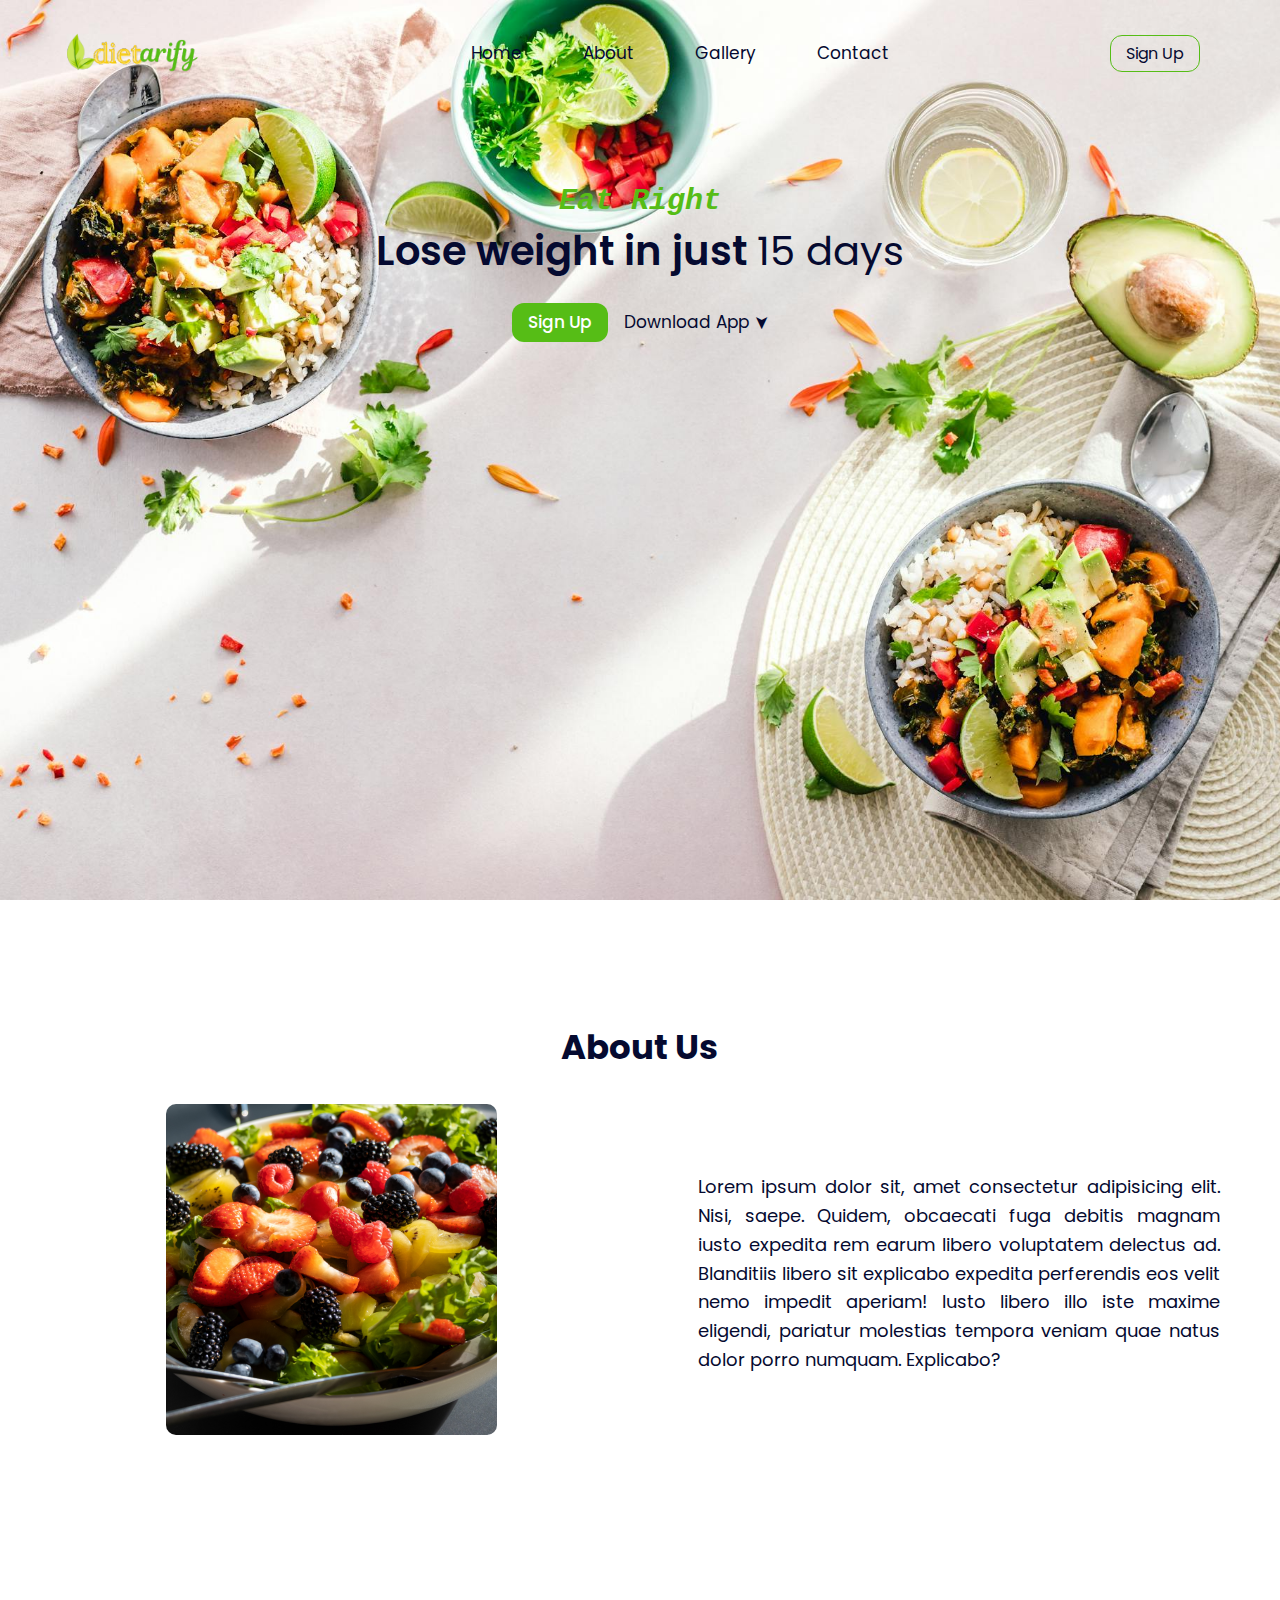
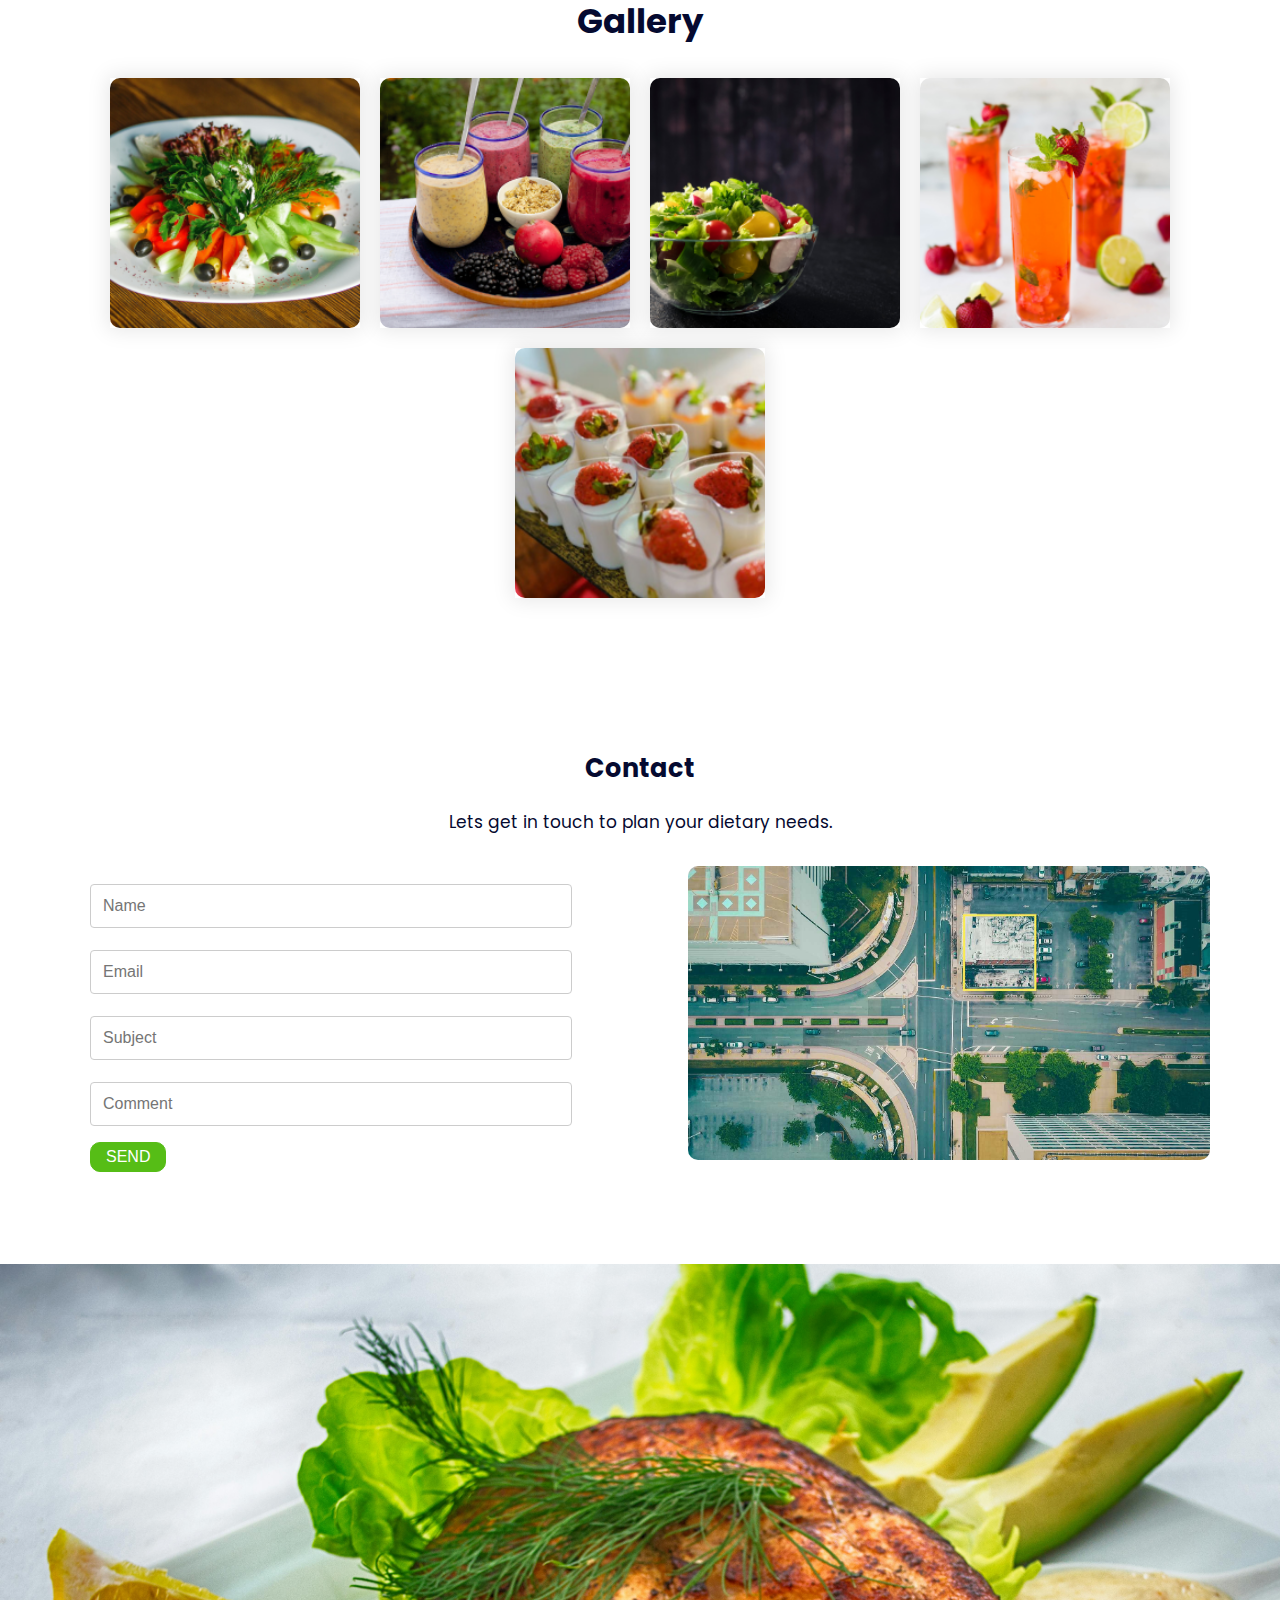
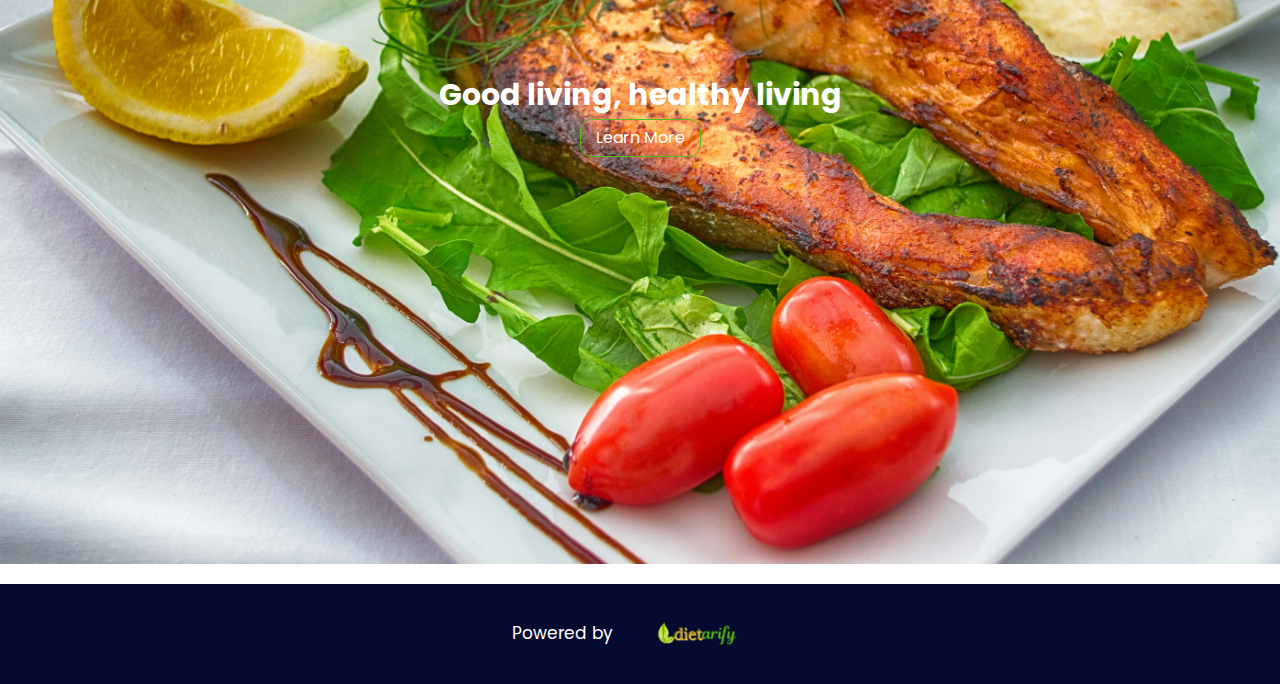
<file: Task1LandingPAGE/index.html>
<!DOCTYPE html>
<html lang="en">
<head>
    <meta charset="UTF-8">
    <meta name="viewport" content="width=device-width, initial-scale=1.0">
    <title>Landing Page</title>
    <link href="https://fonts.googleapis.com/css2?family=Poppins:wght@400;700&display=swap" rel="stylesheet">
    <link rel="stylesheet" href="css/style.css">
</head>
<body>
   <header id="banner">
    <nav class="navbar">
        <img class="logo" src="img/logo.png">
        <ul>
            <li><a href="#" class="navlink">Home</a></li>
            <li><a href="#" class="navlink">About</a></li>
            <li><a href="#" class="navlink">Gallery</a></li>
            <li><a href="#" class="navlink">Contact</a></li>
        </ul>
        <a href="#" class="button">Sign Up</a>
    </nav>
    <section class="flex_direction">
        <h1 class="text_1">Eat Right</h1>
        <p class="text_2">Lose weight in just <span class="light-font">15 days</span></p>
        <div class="custom-container">
            <a href="#" class="custom-button">Sign Up</a>
            <a href="#" class="custom-link">Download App <span class="custom-arrow">&#10148;</span></a>
        </div>
    </section>
    </header>
    
    <div class="row">
        <h1>About Us</h1>
        <div class="About_img">
            <img src="img/abtus.png">
        </div>
        <div class="text">
            <p>Lorem ipsum dolor sit, amet consectetur adipisicing elit. Nisi, saepe. 
                Quidem, obcaecati fuga debitis magnam iusto expedita rem earum libero 
                voluptatem delectus ad. Blanditiis libero sit explicabo expedita perferendis 
                eos velit nemo impedit aperiam! Iusto libero illo iste maxime eligendi, 
                pariatur molestias tempora veniam quae natus dolor porro numquam. Explicabo?
            </p>
        </div>
    </div>

    <section class="container">
        <h1>Gallery</h1>
        <div class="box">
            <img src="img/veg.png">
        </div>
        <div class="box">
            <img src="img/smoothie.png">
        </div>
        <div class="box">
            <img src="img/greenveg.png">
        </div>
        <div class="box">
            <img src="img/cocktail.png">
        </div>
        <div class="box">
            <img src="img/yogurt.png">
        </div>
    </section>
        
    <div class="section_contact">
        <h2>Contact</h2>
        <p>Lets get in touch to plan your dietary needs. </p>
        <div class="form">
            <form action="/action_page.php">
                <input type="text" id="name" name="name" placeholder="Name"><br>
                <input type="text" id="email" name="email" placeholder="Email"><br>
                <input type="text" id="subject" name="subject" placeholder="Subject"><br>
                <input type="text" id="comment" name="comment" placeholder="Comment"><br>
                <button type="button" name="submit" id="submit">SEND</button>
            </form>
        </div>
        <div class="imagemap">
            <img src="img/image_ map.jpg">
        </div>
    </div>
    
    <section id="transparent">
        <h1>Good living, healthy living</h1>
        <a href="#" class="learn-button">Learn More</a>
    </section>

    <div class="footer">
        <p>Powered by <img src="img/logo.png"></p>
    </div>
</body>
</html>
</file>
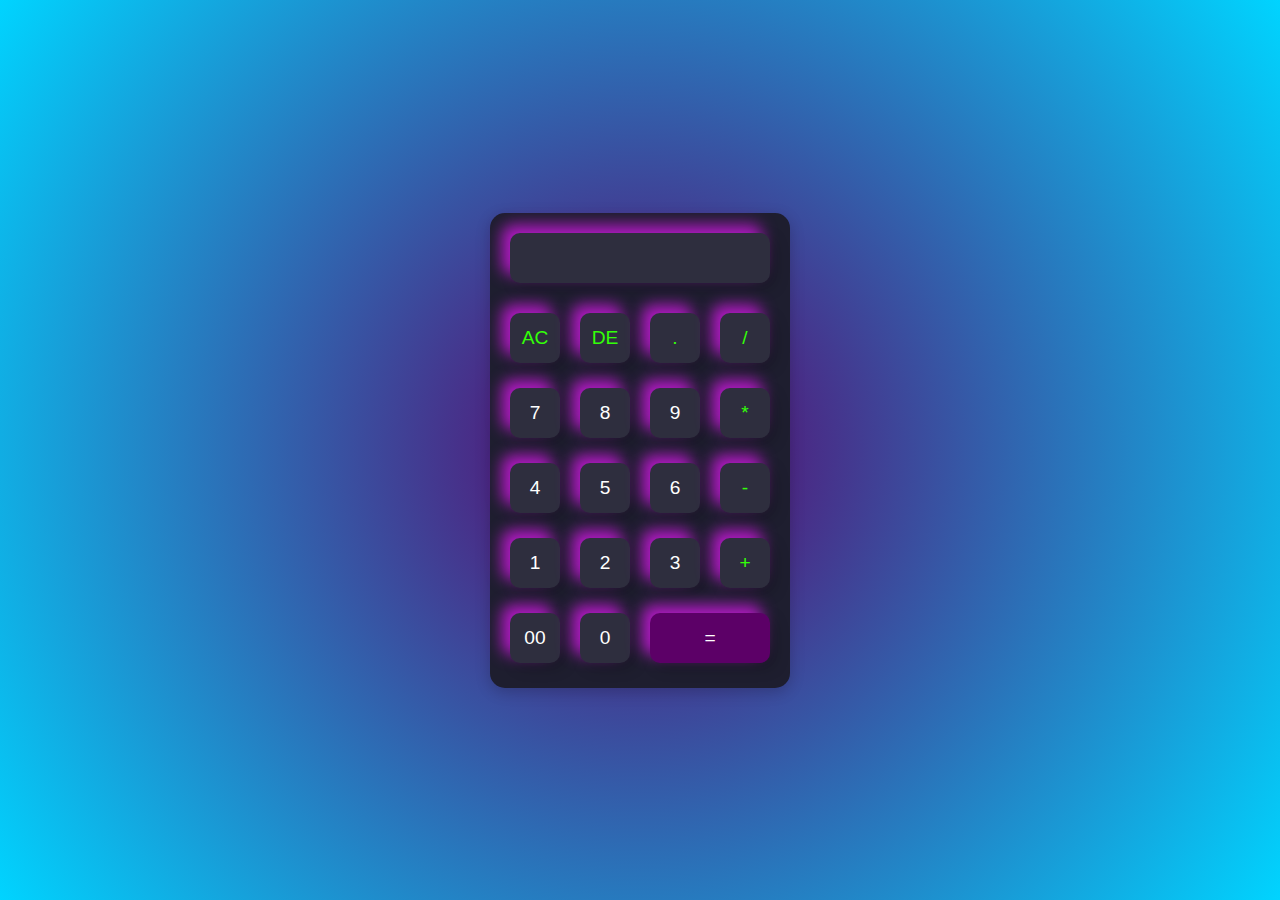
<file: Task3Calculator/index.html>
<!DOCTYPE html>
<html lang="en">
<head>
    <meta charset="UTF-8">
    <meta name="viewport" content="width=device-width, initial-scale=1.0">
    <title>Calculator</title>
    <link rel="stylesheet" href="style.css">
</head>

<body>
  <div class="container">
      <div class="calculator">
          <form name="calcForm">
              <div class="display">
                  <input type="text" name="display" readonly />
              </div>
              <div>
                  <input type="button" value="AC" onclick="calcForm.display.value = ''" class="operator" />
                  <input type="button" value="DE" onclick="calcForm.display.value = calcForm.display.value.slice(0, -1)" class="operator" />
                  <input type="button" value="." onclick="calcForm.display.value += '.'" class="operator" />
                  <input type="button" value="/" onclick="calcForm.display.value += '/'" class="operator" />
              </div>
              <div>
                  <input type="button" value="7" onclick="calcForm.display.value += '7'" />
                  <input type="button" value="8" onclick="calcForm.display.value += '8'" />
                  <input type="button" value="9" onclick="calcForm.display.value += '9'" />
                  <input type="button" value="*" onclick="calcForm.display.value += '*'" class="operator" />
              </div>
              <div>
                  <input type="button" value="4" onclick="calcForm.display.value += '4'" />
                  <input type="button" value="5" onclick="calcForm.display.value += '5'" />
                  <input type="button" value="6" onclick="calcForm.display.value += '6'" />
                  <input type="button" value="-" onclick="calcForm.display.value += '-'" class="operator" />
              </div>
              <div>
                  <input type="button" value="1" onclick="calcForm.display.value += '1'" />
                  <input type="button" value="2" onclick="calcForm.display.value += '2'" />
                  <input type="button" value="3" onclick="calcForm.display.value += '3'" />
                  <input type="button" value="+" onclick="calcForm.display.value += '+'" class="operator" />
              </div>
              <div>
                  <input type="button" value="00" onclick="calcForm.display.value += '00'" />
                  <input type="button" value="0" onclick="calcForm.display.value += '0'" />
                  <input type="button" value="=" onclick="calcForm.display.value = eval(calcForm.display.value)" class="equal operator" />
              </div>
          </form>
      </div>
  </div>
</body>

</html>
</file>
<file: Task1LandingPAGE/css/style.css>
* {
    margin: 0;
    padding: 0;
    box-sizing: border-box;
}

body {
    margin: 0;
    font-family: 'Poppins', sans-serif;
    font-size: 17px;
    color: #050A30;
    line-height: 1.6;
}

#banner {
    background-image: url('../img/bg5.jpg');
    height: 100vh;
    background-size: cover;
    background-position: center;
    padding-top: 1.25rem;
}

.logo {
    width: 250px;
    cursor: pointer;
}

.navbar {
    display: flex;
    align-items: center;
    justify-content: space-between;
}

.navbar .navlink {
    color: #050A30;
    text-decoration: none;
    padding: 8px;
    cursor: pointer;
}

.navbar ul li {
    list-style: none;
    display: inline-block;
    padding: 20px;
}

.button {
    font-size: 16px;
    text-decoration: none;
    border: #56BD16 1px solid;
    padding: 5px 15px;
    border-radius: 12px;
    color: #050A30;
    margin-right: 5rem;
}

.button:hover {
    background-color: #56BD16;
    color: white;
}

.flex_direction {
    display: flex;
    flex-direction: column;
    justify-content: center;
    align-items: center;
    text-align: center;
    margin-top: 6rem;
}

.text_1 {
    color: #56BD16;
    font-size: 30px;
    line-height: 1.2;
    font-style: italic;
    font-family: monospace;
}

.text_2 {
    font-size: 40px;
    font-weight: 600;
}

.light-font {
    font-weight: lighter;
}

.custom-container {
    margin-top: 20px;
    display: flex;
    flex-direction: row; 
    justify-content: center;
    align-items: center;
}

.custom-button {
    background-color: #56BD16;
    border-radius: 12px;
    padding: 5px 15px;
    font-weight: 500;
    display: inline-block;
    margin-right: 16px;
    transition: all 0.3s ease;
    border: 1px solid transparent;
    color: #fff;
    text-decoration: none;
}

.custom-button:hover {
    background-color: transparent;
    border-color: #56BD16;
    color: #050A30;
}

.custom-link {
    color: inherit;
    text-decoration: none;
}

.custom-arrow {
    font-size: 1.125rem;
    display: inline-block;
    transform: rotate(90deg);
}

.row {
    display: flex;
    flex-wrap: wrap;
    align-items: center;
    justify-content: space-between;
    margin-top: 80px;
    padding: 20px;
    margin: 100px auto;
    max-width: 1200px;
}

.row h1 {
    width: 100%;
    text-align: center;
    margin-bottom: 20px;
}

.About_img {
    flex: 1;
    max-width: 45%;
    margin: 10px;
    text-align: center;
}

.About_img img {
    max-width: 100%;
    height: auto;
    border-radius: 10px;
}

.text {
    flex: 2;
    max-width: 45%;
    font-size: 18px;
    line-height: 1.6;
    text-align: justify;
}

.container {
    width: 90%;
    padding: 20px;
    margin: 100px auto;
    display: flex;
    flex-wrap: wrap;
    justify-content: center;
}

.container h1 {
    width: 100%;
    text-align: center;
    margin-bottom: 20px;
}

.box {
    width: 250px;
    margin: 10px;
    box-shadow: 0 0 20px 2px rgba(0, 0, 0, .1);
    transition: 1s;
}

.box img {
    display: block;
    width: 100%;
    border-radius: 10px;
}

.box:hover {
    transform: scale(1.3);
    z-index: 2;
}

.section_contact {
    display: flex;
    flex-wrap: wrap;
    align-items: flex-start;
    justify-content: space-between;
    padding: 20px;
    margin: 50px auto;
    max-width: 1200px;
}

.section_contact h2 {
    width: 100%;
    text-align: center;
    margin-bottom: 20px;
}

.section_contact p {
    width: 100%;
    text-align: center;
    margin-bottom: 20px;
}

.section_contact .form {
    flex: 1;
    max-width: 45%;
    padding: 12px 20px;
    margin: 10px;
}

.section_contact .form input {
    width: 100%;
    padding: 12px;
    border-radius: 4px;
    border: 1px solid #ccc;
    font-size: 16px;
    margin-top: 6px;
    margin-bottom: 16px;
    resize: vertical;
}

.section_contact .form button[type=button] {
    background-color: #56BD16;
    font-size: 16px;
    color: #fff;
    padding: 5px 15px;
    border: #56BD16 1px solid;
    border-radius: 10px;
    cursor: pointer;
    transition: background-color 0.3s;
}

.section_contact .form button[type=button]:hover {
    background-color: #050A30;
}

.section_contact .imagemap {
    flex: 1;
    max-width: 45%;
    margin: 10px;
}

.section_contact .imagemap img {
    width: 100%;
    height: auto;
    border-radius: 10px;
}

#transparent {
    background-image: url('../img/abtus1.jpg');
    height: 100vh;
    background-size: cover;
    background-position: center;
    display: flex;
    flex-direction: column;
    justify-content: center;
    align-items: center;
    text-align: center;
    margin-top: 6px;
    margin-bottom: 20px;
}

#transparent h1 {
    font-size: 30px;
    color: #fff;
}

#transparent .learn-button {
    font-size: 16px;
    text-decoration: none;
    border: #56BD16 1px solid;
    padding: 5px 15px;
    border-radius: 12px;
    color: #fff;
}

#transparent .learn-button:hover {
    background-color: #56BD16;
    color: #fff;
}

.footer {
    text-align: center;
    padding: 20px;
    background-color: #050A30;
}

.footer p {
    margin: 10px 0;
    color: #fff;
}

.footer img {
    width: 150px;
    vertical-align: middle;
    cursor: pointer;
}

@media (max-width: 768px) {
    .row,
    .forms,
    .section_contact {
        flex-direction: column;
        align-items: center;
    }

    .About_img,
    .text,
    .forms form,
    .forms .imagemap,
    .section_contact .form,
    .section_contact .imagemap {
        max-width: 100%;
    }

    .text,
    .section_contact .form {
        margin-top: 20px;
    }

    .forms form,
    .section_contact .form {
        margin-bottom: 20px;
    }

    .flex_direction {
        padding: 0 10px;
    }

    .text_1 {
        font-size: 24px;
    }

    .text_2 {
        font-size: 32px;
    }

    .custom-container {
        flex-direction: column;
        align-items: center;
        margin-top: 10px;
    }

    .custom-button,
    .custom-link {
        margin-bottom: 10px;
    }

    .custom-link {
        font-size: 16px;
    }
}
</file>
<file: Task3Calculator/style.css>
* {
    margin: 0;
    padding: 0;
    font-family: 'Arial', Helvetica, sans-serif;
    box-sizing: border-box;
}

.container {
    width: 100%;
    height: 100vh;
    background-image: radial-gradient(circle, #5c0067 0%, #00d4ff 100%);
    display: flex;
    align-items: center;
    justify-content: center;
}

.calculator {
    background: #1e1e2f;
    padding: 10px;
    border-radius: 15px;
    box-shadow: 0px 4px 15px rgba(0, 0, 0, 0.2);
    max-width: 300px; 
}

.display {
    display: flex;
    justify-content: flex-end;
    margin-bottom: 10px;
}

.display input {
    width: 100%;
    font-size: 1.5rem;
    background: #2e2e3e;
    color: #fff;
    border: none;
    padding: 10px;
    border-radius: 10px;
    text-align: right;
}

form div {
    display: flex;
    justify-content: space-between;
    margin-bottom: 5px;
}

form input {
    width: 50px; 
    height: 50px; 
    font-size: 1.2rem; 
    background: #2e2e3e;
    color: #fff;
    border: none;
    box-shadow: -8px -8px 15px rgba(178, 26, 196),
      5px 5px 15px rgba(0, 0, 0, 0.2);
    border-radius: 10px;
    cursor: pointer;
    transition: background 0.3s ease;
    margin: 10px;
}

form input:hover {
    background: #3e3e4e;
}

.operator {
    color: #33ff08;
}

.equal {
    flex: 1; 
    background: #5c0067;
    color: #fff;
}

.equal:hover {
    background: #3e3e4e;
}
</file>
